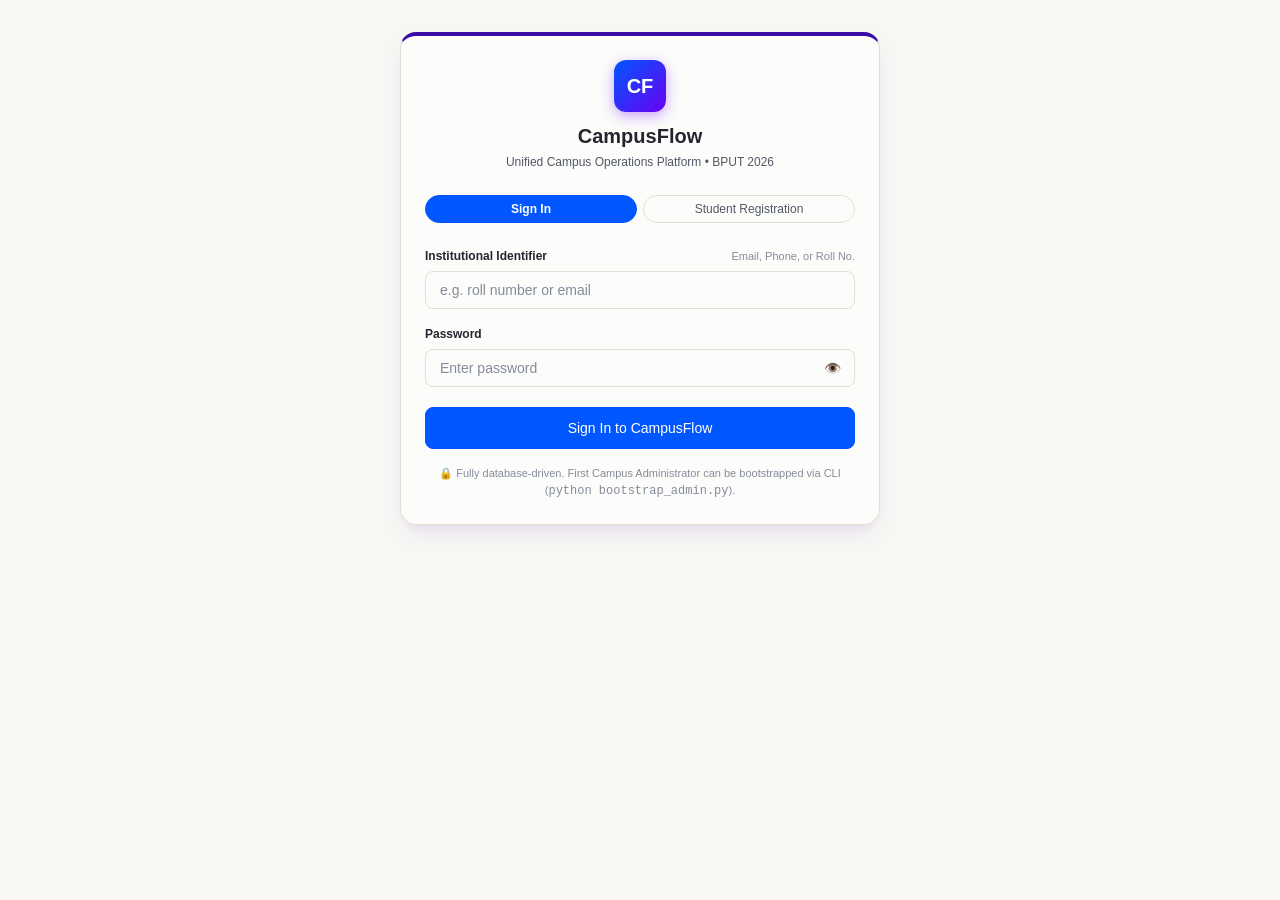
<file: frontend/index.html>
<!DOCTYPE html>
<html lang="en" data-theme="light">
<head>
  <meta charset="UTF-8">
  <meta name="viewport" content="width=device-width, initial-scale=1.0, maximum-scale=5.0">
  <meta name="description" content="CampusFlow — Unified Campus Operations Platform for BPUT Hackathon 2026. Gate passes, complaints, academics, and notifications.">
  <meta name="theme-color" content="#0057FF">
  <title>CampusFlow — Operations Platform</title>

  <!-- PWA Web App Manifest -->
  <link rel="manifest" href="manifest.json">
  <link rel="icon" type="image/svg+xml" href="assets/icons/icon-192.svg">
  <link rel="apple-touch-icon" href="assets/icons/icon-192.svg">

  <!-- Core Modular CSS Architecture (Zero Framework Overhead) -->
  <link rel="stylesheet" href="css/variables.css?v=palette2026">
  <link rel="stylesheet" href="css/themes.css?v=palette2026">
  <link rel="stylesheet" href="css/base.css?v=palette2026">
  <link rel="stylesheet" href="css/layout.css?v=palette2026">
  <link rel="stylesheet" href="css/components.css?v=palette2026">
  <link rel="stylesheet" href="css/forms.css?v=palette2026">
  <link rel="stylesheet" href="css/tables.css?v=palette2026">
  <link rel="stylesheet" href="css/responsive.css?v=palette2026">
</head>
<body>
  <!-- Standalone Login View Container (Active when unauthenticated) -->
  <div id="login-view-container" style="display: none;" role="region" aria-label="Authentication"></div>

  <!-- Authenticated Unified Common Application Shell -->
  <div id="authenticated-app" class="app-shell" style="display: none;">
    <!-- 1. TOP HEADER (DESKTOP & MOBILE) -->
    <header class="app-header" role="banner">
      <div class="header-left">
        <button id="btn-hamburger" class="btn-hamburger" type="button" aria-label="Toggle navigation menu" aria-expanded="false">
          <div class="hamburger-icon" aria-hidden="true">
            <span></span>
            <span></span>
            <span></span>
          </div>
        </button>
        <a href="#dashboard" class="brand-link" aria-label="CampusFlow Dashboard">
          <div class="brand-logo-badge" aria-hidden="true">CF</div>
          <span class="brand-name">CampusFlow</span>
          <span class="brand-tag">Phase 7 Shell</span>
        </a>
      </div>

      <div class="header-right">
        <!-- Dynamic Greeting ("Good morning, Priya") -->
        <div id="header-greeting" class="greeting-chip" aria-live="polite"></div>

        <!-- Notification Bell Trigger & Live Unread Badge -->
        <div class="notification-trigger-wrap">
          <button id="btn-notification" class="btn-notification" type="button" aria-label="View notifications">
            <span aria-hidden="true">🔔</span>
            <span id="notif-badge" class="notification-badge hidden" aria-live="polite">0</span>
          </button>

          <!-- Notification Dropdown Panel -->
          <div id="notification-panel" class="notification-panel" role="dialog" aria-label="Notifications center">
            <div class="notification-panel-header">
              <span class="notification-panel-title">
                <span>🔔 Notifications</span>
              </span>
              <button id="btn-close-notifs" class="btn btn-sm btn-outline" type="button" style="padding: 2px 6px;">✕</button>
            </div>
            <div id="notif-panel-body" class="notification-panel-body" tabindex="0">
              <div class="state-container" style="padding: 20px;">
                <div class="spinner"></div>
                <div style="font-size: 12px; color: var(--text-muted);">Loading notifications...</div>
              </div>
            </div>
          </div>
        </div>

        <!-- Account Profile Chip & Dropdown -->
        <div class="account-menu-wrap">
          <div id="account-chip" class="account-chip" role="button" tabindex="0" aria-label="User account menu" aria-haspopup="true">
            <div id="account-avatar" class="account-avatar">CF</div>
            <span id="account-name" class="account-chip-name">Account</span>
            <span style="font-size: 10px; color: var(--text-muted);">▼</span>
          </div>

          <!-- Account Dropdown Panel -->
          <div id="account-dropdown" class="account-dropdown" role="menu"></div>
        </div>

        <!-- Theme Switcher Button (☀️ / 🌙) -->
        <button id="theme-toggle-btn" class="btn-theme-toggle" type="button" aria-label="Toggle theme">
          🌙
        </button>

        <!-- Quick Logout Button -->
        <button id="btn-header-logout" class="btn btn-sm btn-outline" type="button" title="Sign out of CampusFlow">
          <span>Sign Out</span>
        </button>
      </div>
    </header>

    <!-- 2. OFFLINE STATUS INDICATOR BANNER (Low-Bandwidth Resilience) -->
    <div id="offline-banner" class="offline-banner" style="display: none;" role="status">
      <span>📡</span>
      <span>Offline — Some real-time features may be unavailable. Cached application shell active.</span>
    </div>

    <!-- 3. CAMPUS & INSTITUTION NOTICE BOARD (MANDATORY: IMMEDIATELY BELOW HEADER) -->
    <aside id="notice-board-banner" class="notice-board-banner" aria-label="Campus Notice Board">
      <div id="notice-board-container" class="notice-board-container"></div>
    </aside>

    <!-- 4. APP WORKSPACE (RBAC SIDEBAR + MAIN CONTENT AREA) -->
    <div id="app-body" class="app-body">
      <!-- Mobile Drawer Backdrop Overlay -->
      <div id="sidebar-overlay" class="sidebar-overlay" aria-hidden="true"></div>

      <!-- Left RBAC Navigation Sidebar -->
      <nav id="app-sidebar" class="app-sidebar" aria-label="Institutional Navigation">
        <div class="sidebar-header">
          <span style="font-size: 11px; font-weight: 700; color: var(--text-muted); text-transform: uppercase;">Active Role</span>
          <span id="sidebar-role-badge" class="sidebar-role-badge">Student</span>
        </div>
        <div id="sidebar-nav-container" class="sidebar-nav"></div>
        <div class="sidebar-footer">
          <span>CampusFlow v1.0.0</span>
          <span>BPUT 2026</span>
        </div>
      </nav>

      <!-- Main Application Content Area -->
      <main id="app-main" class="app-main" role="main">
        <div id="app-main-content">
          <div class="state-container" style="padding: 60px 20px;">
            <div class="spinner"></div>
            <div class="state-title" style="margin-top: 12px;">Loading Workspace...</div>
          </div>
        </div>
      </main>
    </div>

    <!-- 5. APPLICATION FOOTER -->
    <footer class="app-footer" role="contentinfo">
      <div>CampusFlow Unified Operations Platform &bull; High-Cohesion Modular Monolith &bull; Low-Bandwidth Campus Architecture</div>
    </footer>
  </div>

  <!-- Global Toast Alerts Container -->
  <div id="toast-container" class="toast-container" aria-live="polite"></div>

  <!-- Deployment Backend API Configuration Hook -->
  <!-- For public hosting, set window.BACKEND_API_URL to your Render Web Service URL (e.g. "https://campusflow-backend.onrender.com") -->
  <!-- When left as empty string or unset, it automatically falls back to "http://localhost:8000" for local development -->
  <script>
    if (window.location.hostname === "localhost" || window.location.hostname === "127.0.0.1") {
      window.BACKEND_API_URL = "http://localhost:8000";
    } else {
      window.BACKEND_API_URL = "https://campusflow-backend-ja6v.onrender.com";
    }
  </script>

  <!-- Native ES Module Application Bootstrap -->
  <script type="module" src="js/app.js?v=palette2026"></script>
</body>
</html>
</file>
<file: frontend/css/variables.css>
/* ==============================================================================
   CAMPUSFLOW MVP — DESIGN TOKENS & SYSTEM VARIABLES
   Source of Truth: CAMPUSFLOW PRD v2.1 & Design Document v1.0
   ============================================================================== */

:root {
  /* --------------------------------------------------------------------------
     1. EXACT 12-COLOR PALETTE DESIGN TOKENS
     -------------------------------------------------------------------------- */
  --color-butter-yellow: #FFF275;
  --color-royal-iris: #3A0CA3;
  --color-emerald-ink: #064E3B;
  --color-champagne: #F8E7C9;
  --color-lime-spark: #B6FF2E;
  --color-graphite: #23262F;
  --color-dragonfruit: #FF4696;
  --color-night-violet: #1E1033;
  --color-signal-blue: #0057FF;
  --color-porcelain: #F8F7F4;
  --color-ultra-violet: #6A00F4;
  --color-soft-apricot: #FFD6A5;

  /* --------------------------------------------------------------------------
     2. PRIMARY DESIGN SYSTEM SURFACES (60% Neutral, 20% Dark, 10-15% Accent)
     -------------------------------------------------------------------------- */
  /* Page Canvas (60% Neutral Porcelain #F8F7F4) */
  --background: var(--color-porcelain);

  /* Three-Tier Surface Hierarchy (Light Theme) */
  --surface: #FCFCFA;                    /* Primary warm card surface, distinctly separated from Porcelain */
  --surface-primary: #FCFCFA;
  --surface-subtle: #F6F3EB;             /* Subtle alternating row/card tint */
  --surface-elevated: #F5EFE6;           /* Subtle warm Champagne-tinted elevated surface */
  --surface-featured: var(--color-champagne); /* Champagne #F8E7C9 */
  --surface-tint-violet: #F4F0FA;        /* Subtle violet tint */
  --surface-dark: var(--color-graphite); /* Graphite #23262F */
  --surface-night: var(--color-night-violet); /* Night Violet #1E1033 */
  --surface-hover: #F2EDE4;
  --surface-active: #EAE3D5;

  /* Sidebar & Dark Surfaces (20% Graphite & Night Violet) */
  --sidebar-bg: var(--color-graphite);
  --sidebar-header-bg: var(--color-night-violet);
  --sidebar-text: #E5E9F0;
  --sidebar-text-muted: #8E95A5;
  --sidebar-hover: rgba(255, 255, 255, 0.09);
  --sidebar-active-bg: linear-gradient(135deg, var(--color-signal-blue) 0%, var(--color-ultra-violet) 100%);
  --sidebar-border: rgba(255, 255, 255, 0.1);

  /* Primary & Diversified Action Color Tokens */
  --primary: var(--color-signal-blue);
  --primary-hover: #0045CC;
  --primary-subtle: rgba(0, 87, 255, 0.08);
  --primary-text: var(--color-signal-blue);

  --secondary-action: var(--color-ultra-violet);
  --secondary-action-hover: #5500C7;
  --secondary-action-subtle: rgba(106, 0, 244, 0.1);

  --action-nav: var(--color-signal-blue);
  --action-submit: var(--color-ultra-violet);
  --action-verify: var(--color-emerald-ink);
  --action-urgent: var(--color-dragonfruit);
  --action-attention: var(--color-butter-yellow);
  --action-live: var(--color-lime-spark);

  --secondary: var(--color-graphite);
  --secondary-hover: #16181E;

  /* Typography */
  --text: var(--color-graphite);
  --text-secondary: #525866;
  --text-muted: #848B9B;
  --text-inverse: var(--color-porcelain);

  /* Borders & Dividers */
  --border: #E5DFD5;
  --border-subtle: #EFEAE2;
  --border-focus: var(--color-signal-blue);

  /* --------------------------------------------------------------------------
     3. SEMANTIC STATUS & ACCENT TOKENS (5-10% Intentional Distribution)
     -------------------------------------------------------------------------- */
  /* SUCCESS / VERIFIED: Emerald Ink #064E3B supported by Champagne #F8E7C9 */
  --success: var(--color-emerald-ink);
  --success-bg: var(--color-champagne);
  --success-border: rgba(6, 78, 59, 0.28);
  --success-text: var(--color-emerald-ink);

  /* IMPORTANT / ATTENTION: Butter Yellow #FFF275 with dark Graphite text */
  --important: var(--color-butter-yellow);
  --important-bg: var(--color-butter-yellow);
  --important-border: #E8DB5B;
  --important-text: var(--color-graphite);

  /* WARNING / PENDING: Soft Apricot #FFD6A5 with dark Graphite text */
  --warning: #C26100;
  --warning-bg: var(--color-soft-apricot);
  --warning-border: #F7C487;
  --warning-text: var(--color-graphite);

  /* LIVE / ACTIVE / SPECIAL HIGHLIGHT: Lime Spark #B6FF2E with dark Graphite text */
  --live-accent: var(--color-lime-spark);
  --live-bg: rgba(182, 255, 46, 0.22);
  --live-border: rgba(182, 255, 46, 0.55);
  --live-text: var(--color-graphite);

  /* NOTIFICATION / SPECIAL / URGENT: Dragonfruit #FF4696 */
  --special-accent: var(--color-dragonfruit);
  --special-bg: rgba(255, 70, 150, 0.12);
  --special-border: rgba(255, 70, 150, 0.35);
  --special-text: var(--color-dragonfruit);

  /* ERROR / DESTRUCTIVE */
  --error: #DC2626;
  --error-bg: #FEF2F2;
  --error-border: #FECACA;
  --error-text: #991B1B;

  /* INFO: Signal Blue subtle */
  --info: var(--color-signal-blue);
  --info-bg: rgba(0, 87, 255, 0.08);
  --info-border: rgba(0, 87, 255, 0.25);
  --info-text: var(--color-signal-blue);

  /* PURPLE ACCENT: Royal Iris */
  --royal-accent: var(--color-royal-iris);

  /* Elevation Shadows */
  --shadow-xs: 0 1px 2px 0 rgba(15, 23, 42, 0.04);
  --shadow-sm: 0 1px 3px 0 rgba(15, 23, 42, 0.08), 0 1px 2px -1px rgba(15, 23, 42, 0.08);
  --shadow-md: 0 4px 6px -1px rgba(15, 23, 42, 0.08), 0 2px 4px -2px rgba(15, 23, 42, 0.06);
  --shadow-lg: 0 10px 15px -3px rgba(15, 23, 42, 0.1), 0 4px 6px -4px rgba(15, 23, 42, 0.06);
  --shadow-dropdown: 0 12px 24px -4px rgba(15, 23, 42, 0.12), 0 4px 8px -2px rgba(15, 23, 42, 0.06);

  /* Border Radii */
  --radius-xs: 4px;
  --radius-sm: 6px;
  --radius-md: 8px;
  --radius-lg: 12px;
  --radius-xl: 16px;
  --radius-full: 9999px;

  /* Spacing Scale (8pt grid) */
  --space-1: 4px;
  --space-2: 8px;
  --space-3: 12px;
  --space-4: 16px;
  --space-5: 20px;
  --space-6: 24px;
  --space-8: 32px;
  --space-10: 40px;
  --space-12: 48px;

  /* Typography Stack (Zero-latency native system font) */
  --font-family-base: -apple-system, BlinkMacSystemFont, "Segoe UI", Roboto, "Helvetica Neue", Arial, sans-serif, "Apple Color Emoji", "Segoe UI Emoji";
  --font-family-mono: ui-monospace, SFMono-Regular, "SF Mono", Menlo, Consolas, "Liberation Mono", monospace;

  /* Font Sizes */
  --text-xs: 0.75rem;    /* 12px */
  --text-sm: 0.875rem;   /* 14px */
  --text-base: 1rem;     /* 16px */
  --text-lg: 1.125rem;   /* 18px */
  --text-xl: 1.25rem;    /* 20px */
  --text-2xl: 1.5rem;    /* 24px */
  --text-3xl: 1.875rem;  /* 30px */

  /* Font Weights */
  --font-normal: 400;
  --font-medium: 500;
  --font-semibold: 600;
  --font-bold: 700;

  /* Layout Constraints */
  --header-height: 64px;
  --sidebar-width: 250px;
  --sidebar-collapsed-width: 72px;
  --content-max-width: 1200px;
  --z-header: 100;
  --z-notice: 90;
  --z-sidebar: 80;
  --z-overlay: 200;
  --z-modal: 300;
  --z-toast: 400;

  /* Transitions */
  --transition-fast: 0.15s ease;
  --transition-normal: 0.25s ease;
}
</file>
<file: frontend/css/themes.css>
/* ==============================================================================
   CAMPUSFLOW MVP — THEMES (LIGHT, DARK, PREFERS-CONTRAST)
   ============================================================================== */

/* Dark Theme (Night Violet Canvas #1E1033, Elevated Dark Surfaces) */
[data-theme="dark"] {
  --background: var(--color-night-violet);
  --surface: #23202E;
  --surface-primary: #23202E;
  --surface-subtle: #2C2638;
  --surface-elevated: #322A42;
  --surface-featured: #36224A;
  --surface-tint-violet: #2A1D3D;
  --surface-dark: #161024;
  --surface-night: #0F081B;
  --surface-hover: #373047;
  --surface-active: #443B57;

  --sidebar-bg: #140B24;
  --sidebar-header-bg: #0D0718;
  --sidebar-text: var(--color-porcelain);
  --sidebar-text-muted: #9E9EB2;
  --sidebar-hover: rgba(255, 255, 255, 0.08);
  --sidebar-active-bg: linear-gradient(135deg, var(--color-signal-blue) 0%, var(--color-ultra-violet) 100%);
  --sidebar-border: rgba(255, 255, 255, 0.12);

  --primary: var(--color-signal-blue);
  --primary-hover: #2970FF;
  --primary-subtle: rgba(0, 87, 255, 0.18);
  --primary-text: #66A3FF;

  --secondary-action: var(--color-ultra-violet);
  --secondary-action-hover: #862BFF;
  --secondary-action-subtle: rgba(106, 0, 244, 0.22);

  --action-nav: var(--color-signal-blue);
  --action-submit: var(--color-ultra-violet);
  --action-verify: #34D399;
  --action-urgent: var(--color-dragonfruit);
  --action-attention: var(--color-butter-yellow);
  --action-live: var(--color-lime-spark);

  --secondary: var(--color-porcelain);
  --secondary-hover: #E8E7E4;

  --text: var(--color-porcelain);
  --text-secondary: #CBD2DE;
  --text-muted: #8E95A5;
  --text-inverse: var(--color-graphite);

  --border: #3D374D;
  --border-subtle: #2E283B;
  --border-focus: var(--color-signal-blue);

  /* Semantic status tokens in dark mode */
  --success: #34D399;
  --success-bg: rgba(6, 78, 59, 0.55);
  --success-border: rgba(52, 211, 153, 0.45);
  --success-text: #A7F3D0;

  --important: var(--color-butter-yellow);
  --important-bg: rgba(255, 242, 117, 0.18);
  --important-border: rgba(255, 242, 117, 0.45);
  --important-text: var(--color-butter-yellow);

  --warning: var(--color-soft-apricot);
  --warning-bg: rgba(255, 214, 165, 0.18);
  --warning-border: rgba(255, 214, 165, 0.45);
  --warning-text: var(--color-soft-apricot);

  --live-accent: var(--color-lime-spark);
  --live-bg: rgba(182, 255, 46, 0.18);
  --live-border: rgba(182, 255, 46, 0.55);
  --live-text: var(--color-lime-spark);

  --special-accent: var(--color-dragonfruit);
  --special-bg: rgba(255, 70, 150, 0.18);
  --special-border: rgba(255, 70, 150, 0.55);
  --special-text: var(--color-dragonfruit);

  --error: #EF4444;
  --error-bg: #450A0A;
  --error-border: #B91C1C;
  --error-text: #FECACA;

  --info: #38BDF8;
  --info-bg: #082F49;
  --info-border: #0369A1;
  --info-text: #BAE6FD;

  --shadow-xs: 0 1px 2px 0 rgba(0, 0, 0, 0.4);
  --shadow-sm: 0 1px 3px 0 rgba(0, 0, 0, 0.5);
  --shadow-md: 0 4px 6px -1px rgba(0, 0, 0, 0.6);
  --shadow-lg: 0 10px 15px -3px rgba(0, 0, 0, 0.7);
  --shadow-dropdown: 0 16px 28px -4px rgba(0, 0, 0, 0.75);
}

/* ==============================================================================
   DARK MODE PROPER COMPONENT OVERRIDES (Mandatory Item 11)
   No blinding white/pastel blocks inside dark dashboard
   ============================================================================== */
[data-theme="dark"] .card-porcelain {
  background-color: #271E36 !important;
  border-color: rgba(255, 255, 255, 0.12) !important;
  color: var(--color-porcelain) !important;
}

[data-theme="dark"] .card-champagne {
  background-color: #2B1C3B !important;
  border: 1px solid rgba(52, 211, 153, 0.35) !important;
  color: #F8E7C9 !important;
}
[data-theme="dark"] .card-champagne .card-title,
[data-theme="dark"] .card-champagne div {
  color: #A7F3D0 !important;
}

[data-theme="dark"] .card-apricot {
  background-color: #351F2D !important;
  border: 1px solid rgba(255, 214, 165, 0.35) !important;
  color: #FFD6A5 !important;
}
[data-theme="dark"] .card-apricot .card-title,
[data-theme="dark"] .card-apricot div {
  color: #FFD6A5 !important;
}

[data-theme="dark"] .card-butter {
  background-color: #31281A !important;
  border: 1px solid rgba(255, 242, 117, 0.35) !important;
  color: #FFF275 !important;
}
[data-theme="dark"] .card-butter .card-title,
[data-theme="dark"] .card-butter div {
  color: #FFF275 !important;
}

[data-theme="dark"] .card-status-pending {
  background-color: #2D2028 !important;
  border-color: rgba(255, 214, 165, 0.4) !important;
  border-left: 4px solid var(--color-soft-apricot) !important;
}

[data-theme="dark"] .card-status-resolved {
  background-color: #1A2824 !important;
  border-color: rgba(52, 211, 153, 0.4) !important;
  border-left: 4px solid #34D399 !important;
}

[data-theme="dark"] .card-status-urgent {
  background-color: #321827 !important;
  border-color: rgba(255, 70, 150, 0.4) !important;
  border-left: 4px solid var(--color-dragonfruit) !important;
}

[data-theme="dark"] .app-header {
  background-color: #170C28 !important;
  border-bottom: 1px solid rgba(106, 0, 244, 0.35) !important;
}

[data-theme="dark"] .login-card {
  background-color: #23202E !important;
  border-color: #3D374D !important;
  box-shadow: 0 16px 36px rgba(0, 0, 0, 0.6) !important;
}

[data-theme="dark"] .data-table th {
  background-color: #160B24 !important;
  color: var(--color-porcelain) !important;
  border-bottom: 2px solid var(--color-ultra-violet) !important;
}

[data-theme="dark"] .data-table tbody tr {
  background-color: #23202E !important;
}
[data-theme="dark"] .data-table tbody tr:nth-child(even) {
  background-color: #2B2638 !important;
}
[data-theme="dark"] .data-table tbody tr:hover {
  background-color: #362E45 !important;
}

/* Reduced Motion Support */
@media (prefers-reduced-motion: reduce) {
  *, *::before, *::after {
    animation-duration: 0.01ms !important;
    animation-iteration-count: 1 !important;
    transition-duration: 0.01ms !important;
    scroll-behavior: auto !important;
  }
}

/* High Contrast Mode Adjustments */
@media (prefers-contrast: more) {
  :root {
    --border: #64748B;
    --border-subtle: #94A3B8;
  }
  [data-theme="dark"] {
    --border: #94A3B8;
    --border-subtle: #CBD5E1;
  }
}
</file>
<file: frontend/css/base.css>
/* ==============================================================================
   CAMPUSFLOW MVP — BASE STYLES & RESET
   ============================================================================== */

@import url("variables.css");
@import url("themes.css");

*, *::before, *::after {
  box-sizing: border-box;
  margin: 0;
  padding: 0;
}

html {
  font-size: 16px;
  line-height: 1.5;
  -webkit-text-size-adjust: 100%;
  tab-size: 4;
}

body {
  font-family: var(--font-family-base);
  background-color: var(--background);
  color: var(--text);
  min-height: 100vh;
  display: flex;
  flex-direction: column;
  -webkit-font-smoothing: antialiased;
  -moz-osx-font-smoothing: grayscale;
  transition: background-color var(--transition-fast), color var(--transition-fast);
}

/* Accessible Focus States */
:focus-visible {
  outline: 2px solid var(--primary);
  outline-offset: 2px;
}

button:focus-visible, a:focus-visible, input:focus-visible, select:focus-visible {
  outline: 2px solid var(--primary);
  outline-offset: 2px;
}

/* Headings */
h1, h2, h3, h4, h5, h6 {
  color: var(--text);
  font-weight: var(--font-bold);
  line-height: 1.25;
}

h1 { font-size: var(--text-2xl); }
h2 { font-size: var(--text-xl); }
h3 { font-size: var(--text-lg); }
h4 { font-size: var(--text-base); }

p {
  color: var(--text-secondary);
  margin-bottom: var(--space-2);
}

a {
  color: var(--primary);
  text-decoration: none;
  transition: color var(--transition-fast);
}

a:hover {
  color: var(--primary-hover);
  text-decoration: underline;
}

button {
  font-family: inherit;
  font-size: var(--text-sm);
  cursor: pointer;
  border: none;
  background: none;
}

ul, ol {
  list-style: none;
}

img, svg {
  display: block;
  max-width: 100%;
}

code, pre {
  font-family: var(--font-family-mono);
  font-size: var(--text-xs);
}

/* Utility classes */
.sr-only {
  position: absolute;
  width: 1px;
  height: 1px;
  padding: 0;
  margin: -1px;
  overflow: hidden;
  clip: rect(0, 0, 0, 0);
  white-space: nowrap;
  border-width: 0;
}

.text-center { text-align: center; }
.text-right { text-align: right; }
.text-muted { color: var(--text-muted); }
.text-bold { font-weight: var(--font-bold); }
.flex-spacer { flex: 1; }
</file>
<file: frontend/css/layout.css>
/* ==============================================================================
   CAMPUSFLOW MVP — COMMON SHELL LAYOUT
   Desktop & Mobile Grid/Flex Hierarchy
   ============================================================================== */

/* Master Application Shell Container */
.app-shell {
  display: flex;
  flex-direction: column;
  min-height: 100vh;
  width: 100%;
}

/* --------------------------------------------------------------------------
   1. TOP APPLICATION HEADER
   -------------------------------------------------------------------------- */
.app-header {
  height: var(--header-height);
  background-color: var(--surface);
  border-bottom: 2px solid #E5DCF5;
  position: sticky;
  top: 0;
  z-index: var(--z-header);
  display: flex;
  align-items: center;
  justify-content: space-between;
  padding: 0 var(--space-4);
  box-shadow: 0 2px 10px rgba(58, 12, 163, 0.05);
  transition: background-color var(--transition-fast), border-color var(--transition-fast);
}

.header-left {
  display: flex;
  align-items: center;
  gap: var(--space-3);
}

.header-right {
  display: flex;
  align-items: center;
  gap: var(--space-3);
}

/* Hamburger Toggle Button */
.btn-hamburger {
  display: inline-flex;
  align-items: center;
  justify-content: center;
  width: 40px;
  height: 40px;
  border-radius: var(--radius-md);
  color: var(--text);
  background: transparent;
  border: 1px solid transparent;
  transition: background-color var(--transition-fast);
}

.btn-hamburger:hover {
  background-color: var(--surface-hover);
}

.hamburger-icon {
  width: 20px;
  height: 20px;
  display: flex;
  flex-direction: column;
  justify-content: space-around;
}

.hamburger-icon span {
  display: block;
  height: 2px;
  width: 100%;
  background-color: var(--text);
  border-radius: var(--radius-full);
  transition: transform var(--transition-fast);
}

/* CampusFlow Brand Branding */
.brand-link {
  display: flex;
  align-items: center;
  gap: var(--space-2);
  text-decoration: none;
  color: var(--text);
}

.brand-link:hover {
  text-decoration: none;
}

.brand-logo-badge {
  width: 34px;
  height: 34px;
  border-radius: var(--radius-md);
  background: linear-gradient(135deg, var(--color-signal-blue) 0%, var(--color-ultra-violet) 100%);
  color: #FFFFFF;
  font-weight: var(--font-bold);
  font-size: var(--text-sm);
  display: flex;
  align-items: center;
  justify-content: center;
  box-shadow: 0 2px 8px rgba(106, 0, 244, 0.35);
}

.brand-name {
  font-size: var(--text-lg);
  font-weight: var(--font-bold);
  letter-spacing: -0.02em;
  color: var(--text);
}

.brand-tag {
  font-size: var(--text-xs);
  padding: 2px 6px;
  background-color: rgba(106, 0, 244, 0.1);
  color: var(--color-ultra-violet);
  border-radius: var(--radius-full);
  font-weight: var(--font-semibold);
  margin-left: var(--space-1);
}

[data-theme="dark"] .brand-tag {
  background-color: rgba(182, 255, 46, 0.14);
  color: var(--color-lime-spark);
}

/* Dynamic Greeting Chip */
.greeting-chip {
  display: flex;
  align-items: center;
  gap: var(--space-2);
  font-size: var(--text-sm);
  color: var(--text-secondary);
  padding: var(--space-1) var(--space-2);
  border-radius: var(--radius-md);
}

.greeting-name {
  font-weight: var(--font-semibold);
  color: var(--text);
}

/* --------------------------------------------------------------------------
   2. INSTITUTION & CAMPUS NOTICE BOARD (MANDATORY: IMMEDIATELY BELOW HEADER)
   -------------------------------------------------------------------------- */
.notice-board-banner {
  background: linear-gradient(90deg, #1A1329 0%, var(--color-graphite) 100%);
  border-bottom: 2px solid rgba(106, 0, 244, 0.3);
  padding: var(--space-2) var(--space-4);
  position: relative;
  z-index: var(--z-notice);
  box-shadow: var(--shadow-sm);
  color: var(--color-porcelain);
  transition: all var(--transition-fast);
}

.notice-board-container {
  max-width: var(--content-max-width);
  margin: 0 auto;
}

.notice-board-header {
  display: flex;
  align-items: center;
  justify-content: space-between;
  gap: var(--space-2);
}

.notice-board-title-group {
  display: flex;
  align-items: center;
  gap: var(--space-2);
  font-size: var(--text-sm);
  font-weight: var(--font-semibold);
  color: var(--color-porcelain);
}

.notice-board-badge {
  display: inline-flex;
  align-items: center;
  gap: 4px;
  padding: 3px 10px;
  background-color: var(--color-butter-yellow);
  border: 1px solid #E8DB5B;
  color: var(--color-graphite);
  border-radius: var(--radius-full);
  font-size: var(--text-xs);
  font-weight: var(--font-bold);
  box-shadow: 0 1px 3px rgba(0, 0, 0, 0.15);
}

.notice-board-controls {
  display: flex;
  align-items: center;
  gap: var(--space-2);
}

.btn-notice-toggle {
  background: rgba(255, 255, 255, 0.08);
  border: 1px solid rgba(255, 255, 255, 0.15);
  color: var(--color-porcelain);
  font-size: var(--text-xs);
  font-weight: var(--font-medium);
  padding: 4px 10px;
  border-radius: var(--radius-sm);
  display: inline-flex;
  align-items: center;
  gap: 4px;
  transition: all var(--transition-fast);
}

.btn-notice-toggle:hover {
  background-color: rgba(255, 255, 255, 0.18);
  color: #FFFFFF;
}

.notice-carousel {
  margin-top: var(--space-2);
  display: flex;
  flex-direction: column;
  gap: var(--space-2);
}

.notice-item {
  display: flex;
  align-items: flex-start;
  justify-content: space-between;
  gap: var(--space-3);
  padding: var(--space-2) var(--space-3);
  background-color: rgba(255, 255, 255, 0.06);
  border: 1px solid rgba(255, 255, 255, 0.1);
  border-left: 4px solid var(--color-signal-blue);
  border-radius: var(--radius-sm);
  font-size: var(--text-xs);
  color: var(--color-porcelain);
}

.notice-item.urgent {
  border-left-color: var(--color-dragonfruit);
  background-color: rgba(255, 70, 150, 0.12);
}

.notice-item.cancelled {
  border-left-color: var(--color-dragonfruit);
  background-color: rgba(255, 70, 150, 0.08);
}

.notice-item.room_changed, .notice-item.rescheduled {
  border-left-color: var(--color-butter-yellow);
  background-color: rgba(255, 242, 117, 0.08);
}

.notice-item.info, .notice-item.switched {
  border-left-color: var(--color-ultra-violet);
  background-color: rgba(106, 0, 244, 0.08);
}

.notice-content {
  flex: 1;
}

.notice-title {
  font-weight: var(--font-bold);
  color: #FFFFFF;
  display: flex;
  align-items: center;
  gap: var(--space-2);
}

.notice-details {
  color: #D1D5E0;
  margin-top: 2px;
}

.notice-meta {
  display: flex;
  align-items: center;
  gap: var(--space-2);
  white-space: nowrap;
  color: #A3A8B8;
  font-size: var(--text-xs);
}

/* --------------------------------------------------------------------------
   3. OFFLINE STATUS BANNER
   -------------------------------------------------------------------------- */
.offline-banner {
  background-color: #FEF3C7;
  color: #92400E;
  border-bottom: 1px solid #FCD34D;
  padding: var(--space-2) var(--space-4);
  font-size: var(--text-xs);
  font-weight: var(--font-medium);
  display: flex;
  align-items: center;
  justify-content: center;
  gap: var(--space-2);
  z-index: var(--z-notice);
}

[data-theme="dark"] .offline-banner {
  background-color: #78350F;
  color: #FEF3C7;
  border-color: #92400E;
}

/* --------------------------------------------------------------------------
   4. MAIN WORKSPACE WITH SIDEBAR & CONTENT VIEW
   -------------------------------------------------------------------------- */
.app-body {
  display: flex;
  flex: 1;
  position: relative;
  overflow: hidden;
}

/* Sidebar Navigation (Graphite #23262F & Night Violet #1E1033) */
.app-sidebar {
  width: var(--sidebar-width);
  background-color: var(--sidebar-bg);
  border-right: 1px solid var(--sidebar-border);
  color: var(--sidebar-text);
  display: flex;
  flex-direction: column;
  transition: transform var(--transition-normal), width var(--transition-normal);
  z-index: var(--z-sidebar);
  flex-shrink: 0;
  box-shadow: 2px 0 12px rgba(0, 0, 0, 0.15);
}

.sidebar-header {
  padding: var(--space-3) var(--space-4);
  background-color: var(--sidebar-header-bg);
  border-bottom: 1px solid var(--sidebar-border);
  display: flex;
  align-items: center;
  justify-content: space-between;
}

.sidebar-role-badge {
  font-size: var(--text-xs);
  font-weight: var(--font-bold);
  padding: 3px 9px;
  border-radius: var(--radius-sm);
  background-color: var(--color-lime-spark);
  color: var(--color-graphite);
  display: inline-flex;
  align-items: center;
  gap: 4px;
  box-shadow: 0 0 10px rgba(182, 255, 46, 0.35);
}

.sidebar-nav {
  flex: 1;
  padding: var(--space-3) var(--space-2);
  overflow-y: auto;
}

.nav-section-title {
  font-size: 0.7rem;
  font-weight: var(--font-bold);
  text-transform: uppercase;
  letter-spacing: 0.06em;
  color: var(--sidebar-text-muted);
  padding: var(--space-2) var(--space-3);
  margin-top: var(--space-2);
}

.nav-list {
  display: flex;
  flex-direction: column;
  gap: 2px;
}

.nav-link {
  display: flex;
  align-items: center;
  gap: var(--space-3);
  padding: 9px var(--space-3);
  border-radius: var(--radius-md);
  color: var(--sidebar-text-muted);
  font-size: var(--text-sm);
  font-weight: var(--font-medium);
  transition: all var(--transition-fast);
  text-decoration: none;
}

.nav-link:hover {
  background-color: var(--sidebar-hover);
  color: #FFFFFF;
  text-decoration: none;
  transform: translateX(2px);
}

.nav-link.active {
  background: var(--sidebar-active-bg);
  color: #FFFFFF;
  font-weight: var(--font-semibold);
  box-shadow: 0 4px 12px rgba(106, 0, 244, 0.35);
}

.nav-link-icon {
  font-size: 1.1rem;
  width: 20px;
  display: inline-flex;
  align-items: center;
  justify-content: center;
}

.nav-link-badge {
  margin-left: auto;
  font-size: var(--text-xs);
  padding: 2px 7px;
  border-radius: var(--radius-full);
  background-color: rgba(255, 255, 255, 0.12);
  color: var(--sidebar-text);
}

.nav-link.active .nav-link-badge {
  background-color: rgba(255, 255, 255, 0.25);
  color: #FFFFFF;
}

.sidebar-footer {
  padding: var(--space-3) var(--space-4);
  background-color: var(--sidebar-header-bg);
  border-top: 1px solid var(--sidebar-border);
  font-size: var(--text-xs);
  color: var(--sidebar-text-muted);
  display: flex;
  align-items: center;
  justify-content: space-between;
}

/* Sidebar Mobile Overlay */
.sidebar-overlay {
  display: none;
  position: fixed;
  top: 0;
  left: 0;
  right: 0;
  bottom: 0;
  background-color: rgba(15, 23, 42, 0.45);
  backdrop-filter: blur(2px);
  z-index: calc(var(--z-sidebar) - 1);
}

.sidebar-overlay.active {
  display: block;
}

/* Main Content Workspace */
.app-main {
  flex: 1;
  padding: var(--space-5);
  overflow-y: auto;
  max-width: var(--content-max-width);
  margin: 0 auto;
  width: 100%;
}

/* Application Footer */
.app-footer {
  padding: var(--space-4);
  text-align: center;
  font-size: var(--text-xs);
  color: var(--text-muted);
  border-top: 1px solid var(--border);
  background-color: var(--surface);
  margin-top: auto;
}
</file>
<file: frontend/css/components.css>
/* ==============================================================================
   CAMPUSFLOW MVP — CORE REUSABLE UI COMPONENTS
   ============================================================================== */

/* --------------------------------------------------------------------------
   1. BUTTONS
   -------------------------------------------------------------------------- */
.btn {
  display: inline-flex;
  align-items: center;
  justify-content: center;
  gap: var(--space-2);
  padding: 8px 16px;
  font-size: var(--text-sm);
  font-weight: var(--font-medium);
  border-radius: var(--radius-md);
  border: 1px solid transparent;
  cursor: pointer;
  transition: all var(--transition-fast);
  white-space: nowrap;
  user-select: none;
}

.btn:active {
  transform: scale(0.98);
}

.btn:disabled {
  opacity: 0.6;
  cursor: not-allowed;
  transform: none;
}

.btn-primary {
  background-color: var(--color-signal-blue);
  border-color: var(--color-signal-blue);
  color: #FFFFFF;
}

.btn-primary:hover:not(:disabled) {
  background-color: #0045CC;
  border-color: #0045CC;
  color: #FFFFFF;
}

.btn-secondary, .btn-submit {
  background-color: var(--color-ultra-violet);
  border-color: var(--color-ultra-violet);
  color: #FFFFFF;
}

.btn-secondary:hover:not(:disabled), .btn-submit:hover:not(:disabled) {
  background-color: #5500C7;
  border-color: #5500C7;
  color: #FFFFFF;
}

.btn-success, .btn-verify, .btn-approve {
  background-color: var(--color-emerald-ink);
  border-color: var(--color-emerald-ink);
  color: #FFFFFF;
  font-weight: var(--font-semibold);
}

.btn-success:hover:not(:disabled), .btn-verify:hover:not(:disabled), .btn-approve:hover:not(:disabled) {
  background-color: #04382A;
  border-color: #04382A;
  color: #FFFFFF;
}

.btn-urgent {
  background-color: var(--color-dragonfruit);
  border-color: var(--color-dragonfruit);
  color: #FFFFFF;
  font-weight: var(--font-bold);
  box-shadow: 0 2px 8px rgba(255, 70, 150, 0.35);
}

.btn-urgent:hover:not(:disabled) {
  background-color: #E03280;
  border-color: #E03280;
  color: #FFFFFF;
}

.btn-attention {
  background-color: var(--color-butter-yellow);
  border-color: #E8DB5B;
  color: var(--color-graphite);
  font-weight: var(--font-bold);
}

.btn-attention:hover:not(:disabled) {
  background-color: #F7E952;
  border-color: #D6C83B;
  color: var(--color-graphite);
}

.btn-live {
  background-color: var(--color-lime-spark);
  border-color: #9FE814;
  color: var(--color-graphite);
  font-weight: var(--font-bold);
  box-shadow: 0 0 10px rgba(182, 255, 46, 0.4);
}

.btn-live:hover:not(:disabled) {
  background-color: #A3EE12;
  border-color: #8FD40B;
  color: var(--color-graphite);
}

.btn-outline {
  background: transparent;
  border-color: var(--border);
  color: var(--text-secondary);
}

.btn-outline:hover:not(:disabled) {
  background-color: var(--surface-hover);
  color: var(--text);
}

.btn-outline-secondary {
  background: transparent;
  border-color: var(--color-ultra-violet);
  color: var(--color-ultra-violet);
}

.btn-outline-secondary:hover:not(:disabled) {
  background-color: rgba(106, 0, 244, 0.1);
  color: var(--color-ultra-violet);
}

.btn-danger {
  background-color: var(--error);
  color: #FFFFFF;
}

.btn-danger:hover:not(:disabled) {
  background-color: #B91C1C;
}

.btn-sm {
  padding: 4px 10px;
  font-size: var(--text-xs);
}

.btn-icon {
  width: 36px;
  height: 36px;
  padding: 0;
  border-radius: var(--radius-md);
  display: inline-flex;
  align-items: center;
  justify-content: center;
  color: var(--text-secondary);
}

.btn-icon:hover {
  background-color: var(--surface-hover);
  color: var(--text);
}

/* --------------------------------------------------------------------------
   2. NOTIFICATION BELL & DROPDOWN PANEL
   -------------------------------------------------------------------------- */
.notification-trigger-wrap {
  position: relative;
}

.btn-notification {
  position: relative;
  width: 38px;
  height: 38px;
  border-radius: var(--radius-md);
  border: 1px solid var(--border);
  background-color: var(--surface);
  color: var(--text-secondary);
  display: inline-flex;
  align-items: center;
  justify-content: center;
  cursor: pointer;
  transition: all var(--transition-fast);
}

.btn-notification:hover {
  background-color: var(--surface-hover);
  color: var(--text);
}

.notification-badge {
  position: absolute;
  top: -4px;
  right: -4px;
  background-color: var(--error);
  color: #FFFFFF;
  font-size: 10px;
  font-weight: var(--font-bold);
  min-width: 18px;
  height: 18px;
  border-radius: var(--radius-full);
  display: flex;
  align-items: center;
  justify-content: center;
  padding: 0 4px;
  border: 2px solid var(--surface);
}

.notification-badge.hidden {
  display: none;
}

/* Dropdown Panel */
.notification-panel {
  position: absolute;
  top: calc(100% + 8px);
  right: 0;
  width: 360px;
  max-width: 90vw;
  background-color: var(--surface-elevated);
  border: 1px solid var(--border);
  border-radius: var(--radius-lg);
  box-shadow: var(--shadow-dropdown);
  z-index: var(--z-overlay);
  display: none;
  flex-direction: column;
  overflow: hidden;
  animation: fadeIn var(--transition-fast);
}

.notification-panel.active {
  display: flex;
}

.notification-panel-header {
  padding: var(--space-3) var(--space-4);
  border-bottom: 1px solid var(--border);
  display: flex;
  align-items: center;
  justify-content: space-between;
}

.notification-panel-title {
  font-size: var(--text-sm);
  font-weight: var(--font-bold);
  color: var(--text);
  display: flex;
  align-items: center;
  gap: var(--space-2);
}

.notification-panel-body {
  max-height: 380px;
  overflow-y: auto;
}

.notification-panel-footer {
  padding: var(--space-2) var(--space-3);
  border-top: 1px solid var(--border);
  text-align: center;
  background-color: var(--surface);
}

.notification-item {
  padding: var(--space-3) var(--space-4);
  border-bottom: 1px solid var(--border-subtle);
  display: flex;
  flex-direction: column;
  gap: 4px;
  transition: background-color var(--transition-fast);
  cursor: pointer;
  position: relative;
}

.notification-item:hover {
  background-color: var(--surface-hover);
}

.notification-item.unread {
  background-color: rgba(0, 87, 255, 0.05);
  border-left: 3px solid var(--color-signal-blue);
}

.notification-item.urgent {
  background-color: rgba(255, 70, 150, 0.08) !important;
  border-left: 4px solid var(--color-dragonfruit) !important;
}

.notification-item.important {
  background-color: rgba(255, 242, 117, 0.12) !important;
  border-left: 4px solid var(--color-butter-yellow) !important;
}

.notification-item.success, .notification-item.resolved {
  background-color: rgba(6, 78, 59, 0.06) !important;
  border-left: 4px solid var(--color-emerald-ink) !important;
}

.notification-item.normal {
  border-left: 3px solid var(--border);
}

[data-theme="dark"] .notification-item.urgent {
  background-color: rgba(255, 70, 150, 0.15) !important;
  border-left-color: var(--color-dragonfruit) !important;
}

[data-theme="dark"] .notification-item.important {
  background-color: rgba(255, 242, 117, 0.15) !important;
  border-left-color: var(--color-butter-yellow) !important;
}

[data-theme="dark"] .notification-item.success,
[data-theme="dark"] .notification-item.resolved {
  background-color: rgba(6, 78, 59, 0.25) !important;
  border-left-color: #34D399 !important;
}

.notification-item-header {
  display: flex;
  align-items: center;
  justify-content: space-between;
  gap: var(--space-2);
}

.notification-item-title {
  font-size: var(--text-xs);
  font-weight: var(--font-bold);
  color: var(--text);
}

.notification-item-time {
  font-size: 11px;
  color: var(--text-muted);
}

.notification-item-msg {
  font-size: var(--text-xs);
  color: var(--text-secondary);
  line-height: 1.4;
}

.notification-item-actions {
  display: flex;
  align-items: center;
  justify-content: flex-end;
  margin-top: 4px;
}

.btn-mark-read {
  font-size: 11px;
  color: var(--primary);
  background: transparent;
  padding: 2px 6px;
  border-radius: var(--radius-xs);
}

.btn-mark-read:hover {
  text-decoration: underline;
}

/* --------------------------------------------------------------------------
   3. ACCOUNT MENU & PROFILE CHIP
   -------------------------------------------------------------------------- */
.account-menu-wrap {
  position: relative;
}

.account-chip {
  display: flex;
  align-items: center;
  gap: var(--space-2);
  padding: 4px 8px 4px 4px;
  border: 1px solid var(--border);
  border-radius: var(--radius-full);
  background-color: var(--surface);
  cursor: pointer;
  transition: all var(--transition-fast);
}

.account-chip:hover {
  background-color: var(--surface-hover);
  border-color: var(--text-muted);
}

.account-avatar {
  width: 28px;
  height: 28px;
  border-radius: var(--radius-full);
  background-color: var(--primary);
  color: #FFFFFF;
  font-weight: var(--font-bold);
  font-size: 11px;
  display: flex;
  align-items: center;
  justify-content: center;
}

.account-chip-name {
  font-size: var(--text-xs);
  font-weight: var(--font-semibold);
  color: var(--text);
  max-width: 110px;
  overflow: hidden;
  text-overflow: ellipsis;
  white-space: nowrap;
}

/* Account Dropdown Panel */
.account-dropdown {
  position: absolute;
  top: calc(100% + 8px);
  right: 0;
  width: 260px;
  background-color: var(--surface-elevated);
  border: 1px solid var(--border);
  border-radius: var(--radius-lg);
  box-shadow: var(--shadow-dropdown);
  z-index: var(--z-overlay);
  display: none;
  flex-direction: column;
  padding: var(--space-3);
  animation: fadeIn var(--transition-fast);
}

.account-dropdown.active {
  display: flex;
}

.account-info-header {
  padding-bottom: var(--space-2);
  border-bottom: 1px solid var(--border-subtle);
  margin-bottom: var(--space-2);
}

.account-info-name {
  font-weight: var(--font-bold);
  font-size: var(--text-sm);
  color: var(--text);
}

.account-info-email {
  font-size: var(--text-xs);
  color: var(--text-muted);
  word-break: break-all;
}

.account-info-meta {
  margin-top: 6px;
  display: flex;
  align-items: center;
  gap: 6px;
}

.account-dropdown-menu {
  display: flex;
  flex-direction: column;
  gap: 2px;
}

.account-dropdown-item {
  display: flex;
  align-items: center;
  gap: var(--space-2);
  padding: 8px var(--space-2);
  border-radius: var(--radius-md);
  font-size: var(--text-xs);
  color: var(--text-secondary);
  cursor: pointer;
  transition: all var(--transition-fast);
  text-decoration: none;
}

.account-dropdown-item:hover {
  background-color: var(--surface-hover);
  color: var(--text);
}

.account-dropdown-item.danger {
  color: var(--error);
}

.account-dropdown-item.danger:hover {
  background-color: var(--error-bg);
}

/* --------------------------------------------------------------------------
   4. THEME TOGGLE BUTTON
   -------------------------------------------------------------------------- */
.btn-theme-toggle {
  width: 38px;
  height: 38px;
  border-radius: var(--radius-md);
  border: 1px solid var(--border);
  background-color: var(--surface);
  color: var(--text-secondary);
  display: inline-flex;
  align-items: center;
  justify-content: center;
  cursor: pointer;
  font-size: 1.1rem;
  transition: all var(--transition-fast);
}

.btn-theme-toggle:hover {
  background-color: var(--surface-hover);
  color: var(--text);
}

/* --------------------------------------------------------------------------
   5. CARDS & CONTAINERS
   -------------------------------------------------------------------------- */
.card {
  background-color: var(--surface);
  border: 1px solid var(--border);
  border-radius: var(--radius-lg);
  padding: var(--space-5);
  box-shadow: var(--shadow-sm);
  display: flex;
  flex-direction: column;
  gap: var(--space-3);
  transition: all var(--transition-fast);
}

.card:hover {
  box-shadow: var(--shadow-md);
}

.card-header {
  display: flex;
  align-items: center;
  justify-content: space-between;
  border-bottom: 1px solid var(--border-subtle);
  padding-bottom: var(--space-3);
}

.card-title {
  font-size: var(--text-base);
  font-weight: var(--font-bold);
  color: var(--text);
}

.card-subtitle {
  font-size: var(--text-xs);
  color: var(--text-secondary);
  margin-top: 2px;
}

/* Card Hierarchy Modifiers (Intentional 60/20/10/10 Palette Balance) */
.card-porcelain {
  background-color: var(--color-porcelain);
  border: 1px solid var(--border);
  color: var(--color-graphite);
}

.card-graphite {
  background: var(--color-graphite);
  border: 1px solid rgba(255, 255, 255, 0.12);
  color: var(--color-porcelain);
}
.card-graphite .card-title,
.card-graphite h2,
.card-graphite h3,
.card-graphite h4 {
  color: #FFFFFF;
}
.card-graphite .card-subtitle,
.card-graphite p {
  color: #CBD2DE;
}

.card-champagne {
  background-color: var(--color-champagne);
  border: 1px solid rgba(6, 78, 59, 0.25);
  color: var(--color-graphite);
}
.card-champagne .card-title {
  color: var(--color-emerald-ink);
}

.card-butter {
  background-color: var(--color-butter-yellow);
  border: 1px solid #E8DB5B;
  color: var(--color-graphite);
}
.card-butter .card-title,
.card-butter h3,
.card-butter h4 {
  color: var(--color-graphite);
}

.card-apricot {
  background-color: var(--color-soft-apricot);
  border: 1px solid #F7C487;
  color: var(--color-graphite);
}
.card-apricot .card-title,
.card-apricot h3,
.card-apricot h4 {
  color: var(--color-graphite);
}

.card-emerald {
  background-color: var(--color-emerald-ink);
  border: 1px solid rgba(6, 78, 59, 0.8);
  color: #FFFFFF;
}
.card-emerald .card-title,
.card-emerald h3,
.card-emerald h4 {
  color: #FFFFFF;
}
.card-emerald .card-subtitle,
.card-emerald p {
  color: #A7F3D0;
}

.card-violet {
  background: linear-gradient(135deg, var(--color-night-violet) 0%, var(--color-royal-iris) 100%);
  border: 1px solid rgba(106, 0, 244, 0.35);
  color: #FFFFFF;
}
.card-violet .card-title,
.card-violet h3,
.card-violet h4 {
  color: #FFFFFF;
}
.card-violet .card-subtitle,
.card-violet p {
  color: #D6BCFA;
}

/* Status-Driven Workflow Cards (Subtle surfaces, not loud blocks) */
.card-status-pending {
  background-color: #FFFDF9;
  border: 1px solid #F7DFC0;
  border-left: 4px solid var(--color-soft-apricot);
}

.card-status-resolved {
  background-color: #FAFBF9;
  border: 1px solid rgba(6, 78, 59, 0.22);
  border-left: 4px solid var(--color-emerald-ink);
}

.card-status-urgent {
  background-color: #FFF9FB;
  border: 1px solid rgba(255, 70, 150, 0.28);
  border-left: 4px solid var(--color-dragonfruit);
}

.card-status-normal {
  background-color: var(--surface);
  border: 1px solid var(--border);
  border-left: 4px solid var(--border);
}

.card-document {
  background-color: var(--surface);
  border: 1px solid var(--border);
  border-left: 4px solid var(--color-ultra-violet);
}

/* --------------------------------------------------------------------------
   6. SEMANTIC STATUS BADGES (Icon + Text, Not Color Alone)
   -------------------------------------------------------------------------- */
.status-badge {
  display: inline-flex;
  align-items: center;
  gap: 4px;
  padding: 3px 9px;
  border-radius: var(--radius-full);
  font-size: var(--text-xs);
  font-weight: var(--font-semibold);
  line-height: 1.1;
  transition: all var(--transition-fast);
}

.status-badge.approved, .status-badge.success, .status-badge.verified {
  background-color: var(--color-champagne);
  border: 1px solid rgba(6, 78, 59, 0.35);
  color: var(--color-emerald-ink);
  font-weight: 700;
}

.status-badge.pending, .status-badge.warning {
  background-color: var(--color-soft-apricot);
  border: 1px solid #F7C487;
  color: var(--color-graphite);
  font-weight: 700;
}

.status-badge.important {
  background-color: var(--color-butter-yellow);
  border: 1px solid #E8DB5B;
  color: var(--color-graphite);
  font-weight: 700;
}

.status-badge.live, .status-badge.active {
  background-color: var(--color-lime-spark);
  border: 1px solid #9FE814;
  color: var(--color-graphite);
  font-weight: 700;
  box-shadow: 0 0 6px rgba(182, 255, 46, 0.4);
}

.status-badge.special {
  background-color: rgba(255, 70, 150, 0.15);
  border: 1px solid rgba(255, 70, 150, 0.45);
  color: var(--color-dragonfruit);
  font-weight: 700;
}

.status-badge.rejected, .status-badge.error {
  background-color: #FEE2E2;
  border: 1px solid #FCA5A5;
  color: #991B1B;
  font-weight: 700;
}

.status-badge.neutral {
  background-color: rgba(35, 38, 47, 0.08);
  border: 1px solid var(--border);
  color: var(--color-graphite);
  font-weight: 600;
}

.status-badge.info {
  background-color: rgba(0, 87, 255, 0.1);
  border: 1px solid rgba(0, 87, 255, 0.25);
  color: var(--color-signal-blue);
  font-weight: 700;
}

/* Dark mode semantic badge adaptations */
[data-theme="dark"] .status-badge.approved,
[data-theme="dark"] .status-badge.success,
[data-theme="dark"] .status-badge.verified {
  background-color: rgba(6, 78, 59, 0.5);
  border-color: rgba(52, 211, 153, 0.4);
  color: #A7F3D0;
}

[data-theme="dark"] .status-badge.pending,
[data-theme="dark"] .status-badge.warning {
  background-color: rgba(255, 214, 165, 0.18);
  border-color: rgba(255, 214, 165, 0.4);
  color: var(--color-soft-apricot);
}

[data-theme="dark"] .status-badge.important {
  background-color: rgba(255, 242, 117, 0.18);
  border-color: rgba(255, 242, 117, 0.45);
  color: var(--color-butter-yellow);
}

[data-theme="dark"] .status-badge.live,
[data-theme="dark"] .status-badge.active {
  background-color: rgba(182, 255, 46, 0.2);
  border-color: rgba(182, 255, 46, 0.55);
  color: var(--color-lime-spark);
}

[data-theme="dark"] .status-badge.neutral {
  background-color: rgba(255, 255, 255, 0.1);
  border-color: rgba(255, 255, 255, 0.18);
  color: var(--color-porcelain);
}

/* --------------------------------------------------------------------------
   7. QUICK ACTION PILLS & TILES
   -------------------------------------------------------------------------- */
.quick-actions-grid {
  display: grid;
  grid-template-columns: repeat(auto-fit, minmax(180px, 1fr));
  gap: var(--space-3);
  margin-top: var(--space-2);
}

.quick-action-card {
  background-color: var(--surface);
  border: 1px solid var(--border);
  border-radius: var(--radius-md);
  padding: var(--space-3) var(--space-4);
  display: flex;
  align-items: center;
  gap: var(--space-3);
  text-decoration: none;
  color: var(--text);
  transition: all var(--transition-fast);
  cursor: pointer;
}

.quick-action-card:hover {
  background-color: var(--surface-hover);
  border-color: var(--color-signal-blue);
  transform: translateY(-2px);
  box-shadow: 0 4px 12px rgba(0, 87, 255, 0.1);
  text-decoration: none;
}

.quick-action-icon {
  width: 42px;
  height: 42px;
  border-radius: var(--radius-md);
  background-color: rgba(0, 87, 255, 0.08);
  color: var(--color-signal-blue);
  display: flex;
  align-items: center;
  justify-content: center;
  font-size: 1.25rem;
  flex-shrink: 0;
  transition: transform var(--transition-fast);
}

.quick-action-card:hover .quick-action-icon {
  transform: scale(1.05);
}

.quick-action-icon.accent-apricot {
  background-color: var(--color-soft-apricot);
  color: var(--color-graphite);
}

.quick-action-icon.accent-blue {
  background-color: rgba(0, 87, 255, 0.12);
  color: var(--color-signal-blue);
}

.quick-action-icon.accent-lime {
  background-color: rgba(182, 255, 46, 0.25);
  color: var(--color-graphite);
}

.quick-action-icon.accent-violet {
  background-color: rgba(106, 0, 244, 0.12);
  color: var(--color-ultra-violet);
}

.quick-action-icon.accent-champagne {
  background-color: var(--color-champagne);
  color: var(--color-emerald-ink);
}

.quick-action-title {
  font-size: var(--text-sm);
  font-weight: var(--font-semibold);
  color: var(--text);
}

.quick-action-desc {
  font-size: var(--text-xs);
  color: var(--text-secondary);
}

/* --------------------------------------------------------------------------
   8. REUSABLE UI STATES (Loading, Empty, Error, Placeholder)
   -------------------------------------------------------------------------- */
.state-container {
  display: flex;
  flex-direction: column;
  align-items: center;
  justify-content: center;
  padding: var(--space-8) var(--space-4);
  text-align: center;
  gap: var(--space-3);
}

.state-icon {
  font-size: 2.5rem;
  opacity: 0.8;
}

.state-title {
  font-size: var(--text-base);
  font-weight: var(--font-bold);
  color: var(--text);
}

.state-desc {
  font-size: var(--text-sm);
  color: var(--text-secondary);
  max-width: 420px;
}

/* Loading Spinner */
.spinner {
  width: 24px;
  height: 24px;
  border: 3px solid var(--border);
  border-top-color: var(--primary);
  border-radius: 50%;
  animation: spin 0.8s linear infinite;
}

@keyframes spin {
  to { transform: rotate(360deg); }
}

@keyframes fadeIn {
  from { opacity: 0; transform: translateY(-4px); }
  to { opacity: 1; transform: translateY(0); }
}

/* --------------------------------------------------------------------------
   9. TOAST NOTIFICATIONS
   -------------------------------------------------------------------------- */
.toast-container {
  position: fixed;
  bottom: var(--space-6);
  right: var(--space-6);
  z-index: var(--z-toast);
  display: flex;
  flex-direction: column;
  gap: var(--space-2);
  pointer-events: none;
}

.toast {
  pointer-events: auto;
  background-color: var(--surface-elevated);
  color: var(--text);
  border: 1px solid var(--border);
  border-left: 4px solid var(--primary);
  border-radius: var(--radius-md);
  padding: var(--space-3) var(--space-4);
  box-shadow: var(--shadow-lg);
  display: flex;
  align-items: center;
  gap: var(--space-3);
  min-width: 280px;
  max-width: 400px;
  font-size: var(--text-xs);
  animation: fadeIn var(--transition-fast);
}

.toast.success { border-left-color: var(--success); }
.toast.error { border-left-color: var(--error); }
.toast.warning { border-left-color: var(--warning); }
.toast.info { border-left-color: var(--info); }

/* --------------------------------------------------------------------------
   10. MODAL DIALOGS & DRAWERS
   -------------------------------------------------------------------------- */
.modal-backdrop {
  position: fixed;
  top: 0;
  left: 0;
  right: 0;
  bottom: 0;
  background-color: rgba(15, 23, 42, 0.55);
  backdrop-filter: blur(3px);
  z-index: var(--z-modal);
  display: flex;
  align-items: center;
  justify-content: center;
  padding: var(--space-4);
  animation: fadeIn var(--transition-fast);
}

.modal-dialog {
  background-color: var(--surface);
  border: 1px solid var(--border);
  border-radius: var(--radius-xl);
  width: 100%;
  max-width: 540px;
  max-height: 90vh;
  display: flex;
  flex-direction: column;
  box-shadow: var(--shadow-dropdown);
  overflow: hidden;
}

.modal-header {
  padding: var(--space-4) var(--space-5);
  border-bottom: 1px solid var(--border-subtle);
  display: flex;
  align-items: center;
  justify-content: space-between;
}

.modal-title {
  font-size: var(--text-base);
  font-weight: var(--font-bold);
  color: var(--text);
  display: flex;
  align-items: center;
  gap: var(--space-2);
}

.modal-body {
  padding: var(--space-5);
  overflow-y: auto;
}

.modal-footer {
  padding: var(--space-3) var(--space-5);
  border-top: 1px solid var(--border-subtle);
  background-color: var(--surface-hover);
  display: flex;
  align-items: center;
  justify-content: flex-end;
  gap: var(--space-2);
}

/* --------------------------------------------------------------------------
   11. FILTER TABS & PILLS
   -------------------------------------------------------------------------- */
.filter-tabs {
  display: flex;
  align-items: center;
  gap: 6px;
  overflow-x: auto;
  padding-bottom: 4px;
  -webkit-overflow-scrolling: touch;
}

.filter-tab {
  padding: 6px 14px;
  border-radius: var(--radius-full);
  border: 1px solid var(--border);
  background-color: var(--surface);
  font-size: var(--text-xs);
  font-weight: var(--font-medium);
  color: var(--text-secondary);
  cursor: pointer;
  white-space: nowrap;
  transition: all var(--transition-fast);
}

.filter-tab:hover {
  background-color: var(--surface-hover);
  color: var(--text);
}

.filter-tab.active {
  background-color: var(--primary);
  border-color: var(--primary);
  color: #FFFFFF;
  font-weight: var(--font-semibold);
}

/* --------------------------------------------------------------------------
   12. ONE-TIME QR PASS CARD
   -------------------------------------------------------------------------- */
.qr-pass-card {
  background: var(--surface);
  border: 2px solid var(--color-emerald-ink);
  border-radius: var(--radius-xl);
  padding: var(--space-6);
  display: flex;
  flex-direction: column;
  align-items: center;
  text-align: center;
  gap: var(--space-3);
  max-width: 380px;
  margin: 0 auto;
  box-shadow: 0 0 20px rgba(182, 255, 46, 0.25), 0 4px 16px rgba(6, 78, 59, 0.12);
  position: relative;
}

.qr-code-img {
  width: 200px;
  height: 200px;
  border: 4px solid var(--color-emerald-ink);
  border-radius: var(--radius-lg);
  box-shadow: 0 0 16px rgba(182, 255, 46, 0.35);
  background-color: #FFFFFF;
}

.qr-instructions-banner {
  background-color: rgba(6, 78, 59, 0.08);
  color: var(--color-emerald-ink);
  border: 1px solid rgba(6, 78, 59, 0.2);
  border-radius: var(--radius-md);
  padding: 8px 12px;
  font-size: var(--text-xs);
  font-weight: var(--font-semibold);
  width: 100%;
}

[data-theme="dark"] .qr-pass-card {
  background: #1B2B24 !important;
  border-color: #34D399 !important;
  box-shadow: 0 0 24px rgba(182, 255, 46, 0.2) !important;
}

[data-theme="dark"] .qr-instructions-banner {
  background-color: rgba(6, 78, 59, 0.4) !important;
  color: #A7F3D0 !important;
  border-color: rgba(52, 211, 153, 0.4) !important;
}

.qr-used-badge {
  background-color: var(--error-bg);
  color: var(--error);
  border: 1px solid var(--error-border);
  padding: 10px 16px;
  border-radius: var(--radius-md);
  font-weight: var(--font-bold);
  font-size: var(--text-sm);
  display: flex;
  align-items: center;
  gap: 8px;
}

/* --------------------------------------------------------------------------
   13. STEPPER WIZARD (HELP-A-FRIEND)
   -------------------------------------------------------------------------- */
.stepper-nav {
  display: flex;
  align-items: center;
  justify-content: space-between;
  margin-bottom: var(--space-5);
  position: relative;
}

.stepper-nav::before {
  content: "";
  position: absolute;
  top: 14px;
  left: 24px;
  right: 24px;
  height: 2px;
  background-color: var(--border);
  z-index: 1;
}

.step-item {
  position: relative;
  z-index: 2;
  display: flex;
  flex-direction: column;
  align-items: center;
  gap: 6px;
  background-color: var(--surface);
  padding: 0 8px;
}

.step-number {
  width: 30px;
  height: 30px;
  border-radius: var(--radius-full);
  background-color: var(--surface-hover);
  border: 2px solid var(--border);
  color: var(--text-muted);
  font-size: var(--text-xs);
  font-weight: var(--font-bold);
  display: flex;
  align-items: center;
  justify-content: center;
  transition: all var(--transition-fast);
}

.step-item.active .step-number {
  background-color: var(--color-signal-blue);
  border-color: var(--color-signal-blue);
  color: #FFFFFF;
  box-shadow: 0 0 10px rgba(0, 87, 255, 0.35);
}

.step-item.completed .step-number {
  background-color: var(--color-emerald-ink);
  border-color: var(--color-emerald-ink);
  color: #FFFFFF;
}

.step-label {
  font-size: 11px;
  font-weight: var(--font-semibold);
  color: var(--text-muted);
}

.step-item.active .step-label {
  color: var(--color-signal-blue);
  font-weight: var(--font-bold);
}

/* --------------------------------------------------------------------------
   14. STAR RATING COMPONENT
   -------------------------------------------------------------------------- */
.star-rating {
  display: inline-flex;
  gap: 6px;
}

.star-btn {
  font-size: 1.5rem;
  background: none;
  border: none;
  cursor: pointer;
  color: var(--border);
  transition: color var(--transition-fast);
  padding: 2px;
}

.star-btn.active, .star-btn:hover {
  color: #F59E0B;
}

/* --------------------------------------------------------------------------
   15. PROGRESS BAR
   -------------------------------------------------------------------------- */
.progress-bar-wrap {
  width: 100%;
  height: 8px;
  background-color: var(--surface-hover);
  border-radius: var(--radius-full);
  overflow: hidden;
  border: 1px solid var(--border);
}

.progress-bar-fill {
  height: 100%;
  border-radius: var(--radius-full);
  background-color: var(--primary);
  transition: width 0.4s ease;
}

.progress-bar-fill.success { background-color: var(--success); }
.progress-bar-fill.warning { background-color: var(--warning); }
.progress-bar-fill.danger { background-color: var(--error); }

/* --------------------------------------------------------------------------
   16. ATTENDANCE RADIO TOGGLE GROUP & LIFECYCLE STEPPER
   -------------------------------------------------------------------------- */
.attendance-btn-group {
  display: inline-flex;
  border: 1px solid var(--border);
  border-radius: var(--radius-md);
  overflow: hidden;
  background-color: var(--surface);
}

.attendance-radio-lbl {
  cursor: pointer;
  padding: 6px 14px;
  font-size: var(--text-xs);
  font-weight: var(--font-bold);
  min-height: 44px;
  display: inline-flex;
  align-items: center;
  gap: 6px;
  transition: all var(--transition-fast);
  color: var(--text-secondary);
  user-select: none;
}

.attendance-radio-lbl:hover {
  background-color: var(--surface-hover);
  color: var(--text);
}

.attendance-radio-lbl.selected-present {
  background-color: rgba(16, 185, 129, 0.15);
  color: var(--success);
}

.attendance-radio-lbl.selected-late {
  background-color: rgba(245, 158, 11, 0.15);
  color: var(--warning);
}

.attendance-radio-lbl.selected-absent {
  background-color: rgba(239, 68, 68, 0.15);
  color: var(--error);
}

.lifecycle-stepper {
  display: flex;
  align-items: center;
  justify-content: space-between;
  position: relative;
  margin-bottom: var(--space-5);
  padding: 0 10px;
}

.lifecycle-stepper::before {
  content: "";
  position: absolute;
  top: 15px;
  left: 28px;
  right: 28px;
  height: 2px;
  background-color: var(--border);
  z-index: 1;
}

.step-item.rejected .step-number {
  background-color: var(--error);
  border-color: var(--error);
  color: #FFFFFF;
}
</file>
<file: frontend/css/forms.css>
/* ==============================================================================
   CAMPUSFLOW MVP — FORMS & INPUT STYLES
   ============================================================================== */

.form-group {
  display: flex;
  flex-direction: column;
  gap: 6px;
  margin-bottom: var(--space-4);
  text-align: left;
}

.form-label {
  font-size: var(--text-xs);
  font-weight: var(--font-semibold);
  color: var(--text);
  display: flex;
  align-items: center;
  justify-content: space-between;
}

.form-label-desc {
  font-size: 11px;
  color: var(--text-muted);
  font-weight: var(--font-normal);
}

.form-control-wrap {
  position: relative;
  display: flex;
  align-items: center;
}

.form-input, .form-select, .form-textarea {
  width: 100%;
  padding: 10px 14px;
  font-family: inherit;
  font-size: var(--text-sm);
  color: var(--text);
  background-color: var(--surface);
  border: 1px solid var(--border);
  border-radius: var(--radius-md);
  transition: border-color var(--transition-fast), box-shadow var(--transition-fast);
}

.form-input:focus, .form-select:focus, .form-textarea:focus {
  border-color: var(--border-focus);
  box-shadow: 0 0 0 3px rgba(0, 87, 255, 0.12);
  outline: none;
}

.form-input::placeholder {
  color: var(--text-muted);
}

.form-input.has-toggle {
  padding-right: 42px;
}

.btn-password-toggle {
  position: absolute;
  right: 8px;
  top: 50%;
  transform: translateY(-50%);
  background: transparent;
  border: none;
  color: var(--text-muted);
  cursor: pointer;
  padding: 4px 6px;
  font-size: var(--text-sm);
  border-radius: var(--radius-xs);
}

.btn-password-toggle:hover {
  color: var(--text);
}

.form-error-msg {
  font-size: var(--text-xs);
  color: var(--error);
  margin-top: 4px;
  display: none;
}

.form-error-msg.visible {
  display: block;
}

.form-alert {
  padding: var(--space-3) var(--space-4);
  border-radius: var(--radius-md);
  font-size: var(--text-xs);
  margin-bottom: var(--space-4);
  display: none;
  align-items: center;
  gap: var(--space-2);
}

.form-alert.visible {
  display: flex;
}

.form-alert.error {
  background-color: var(--error-bg);
  border: 1px solid var(--error-border);
  color: var(--error-text);
}

.form-alert.success {
  background-color: var(--success-bg);
  border: 1px solid var(--success-border);
  color: var(--success-text);
}

/* Login Page Specific Container */
.login-card {
  width: 100%;
  max-width: 440px;
  margin: var(--space-8) auto;
  background-color: var(--surface);
  border: 1px solid var(--border);
  border-top: 4px solid var(--color-royal-iris);
  border-radius: var(--radius-xl);
  padding: var(--space-6);
  box-shadow: 0 10px 25px -5px rgba(58, 12, 163, 0.1), 0 8px 10px -6px rgba(58, 12, 163, 0.05);
}

.login-header {
  text-align: center;
  margin-bottom: var(--space-6);
}

.login-logo {
  width: 52px;
  height: 52px;
  border-radius: var(--radius-lg);
  background: linear-gradient(135deg, var(--color-signal-blue) 0%, var(--color-ultra-violet) 100%);
  color: #FFFFFF;
  font-size: var(--text-xl);
  font-weight: var(--font-bold);
  display: inline-flex;
  align-items: center;
  justify-content: center;
  margin-bottom: var(--space-3);
  box-shadow: 0 4px 14px rgba(106, 0, 244, 0.35);
}

.login-title {
  font-size: var(--text-xl);
  font-weight: var(--font-bold);
  color: var(--text);
}

.login-subtitle {
  font-size: var(--text-xs);
  color: var(--text-secondary);
  margin-top: 4px;
}

/* Quick Demo Login Drawer */
.demo-logins-box {
  margin-top: var(--space-6);
  padding-top: var(--space-4);
  border-top: 1px dashed var(--border);
}

.demo-logins-title {
  font-size: 11px;
  font-weight: var(--font-bold);
  text-transform: uppercase;
  letter-spacing: 0.05em;
  color: var(--text-muted);
  margin-bottom: var(--space-2);
  display: flex;
  align-items: center;
  justify-content: space-between;
}

.demo-chips-grid {
  display: grid;
  grid-template-columns: repeat(2, 1fr);
  gap: 6px;
}

.btn-demo-chip {
  padding: 6px 8px;
  border-radius: var(--radius-sm);
  background-color: var(--surface-hover);
  border: 1px solid var(--border);
  font-size: 11px;
  font-weight: var(--font-medium);
  color: var(--text);
  text-align: left;
  display: flex;
  flex-direction: column;
  gap: 1px;
  cursor: pointer;
  transition: all var(--transition-fast);
}

.btn-demo-chip:hover {
  background-color: rgba(106, 0, 244, 0.08);
  border-color: var(--color-ultra-violet);
  transform: translateY(-1px);
}

.demo-chip-role {
  font-weight: var(--font-bold);
  color: var(--color-ultra-violet);
  font-size: 10px;
  text-transform: uppercase;
}

[data-theme="dark"] .demo-chip-role {
  color: var(--color-lime-spark);
}

.demo-chip-name {
  color: var(--text-secondary);
}
</file>
<file: frontend/css/tables.css>
/* ==============================================================================
   CAMPUSFLOW MVP — RESPONSIVE TABLES & DATA LISTS
   ============================================================================== */

.table-responsive-container {
  width: 100%;
  overflow-x: auto;
  border: 1px solid var(--border);
  border-radius: var(--radius-md);
  background-color: var(--surface);
  -webkit-overflow-scrolling: touch;
}

.data-table {
  width: 100%;
  border-collapse: collapse;
  text-align: left;
  font-size: var(--text-xs);
}

.data-table th {
  padding: 11px 14px;
  background-color: var(--color-graphite);
  color: var(--color-porcelain);
  font-weight: var(--font-bold);
  text-transform: uppercase;
  letter-spacing: 0.05em;
  font-size: 11px;
  border-bottom: 2px solid var(--color-ultra-violet);
  white-space: nowrap;
}

.data-table td {
  padding: 12px 14px;
  border-bottom: 1px solid var(--border-subtle);
  color: var(--text);
  vertical-align: middle;
}

.data-table tbody tr {
  background-color: var(--surface);
  transition: background-color var(--transition-fast);
}

.data-table tbody tr:nth-child(even) {
  background-color: var(--surface-subtle);
}

.data-table tbody tr:last-child td {
  border-bottom: none;
}

.data-table tbody tr:hover {
  background-color: var(--surface-hover);
}

/* Mobile Adaptive Card View fallback for small screens */
@media (max-width: 600px) {
  .table-cards-mobile thead {
    display: none;
  }
  .table-cards-mobile tbody,
  .table-cards-mobile tr,
  .table-cards-mobile td {
    display: block;
    width: 100%;
  }
  .table-cards-mobile tr {
    margin-bottom: var(--space-3);
    border: 1px solid var(--border);
    border-radius: var(--radius-md);
    background-color: var(--surface);
    padding: var(--space-2);
  }
  .table-cards-mobile td {
    display: flex;
    justify-content: space-between;
    align-items: center;
    padding: 6px 8px;
    border-bottom: 1px solid var(--border-subtle);
  }
  .table-cards-mobile td::before {
    content: attr(data-label);
    font-weight: var(--font-bold);
    color: var(--text-muted);
    font-size: 11px;
    text-transform: uppercase;
  }
}
</file>
<file: frontend/css/responsive.css>
/* ==============================================================================
   CAMPUSFLOW MVP — RESPONSIVE ADAPTATIONS
   360px (Mobile), 768px (Tablet), 1024px+ (Desktop)
   ============================================================================== */

/* Desktop Specifics (>= 1024px) */
@media (min-width: 1024px) {
  .btn-hamburger {
    display: none; /* Persistent visible sidebar on wide desktop screens */
  }
}

/* Tablet & Mobile Screens (< 1024px) */
@media (max-width: 1023px) {
  .app-sidebar {
    position: fixed;
    top: var(--header-height);
    bottom: 0;
    left: 0;
    transform: translateX(-100%);
    box-shadow: var(--shadow-lg);
    z-index: var(--z-sidebar);
  }

  .app-sidebar.open {
    transform: translateX(0);
  }

  .app-main {
    padding: var(--space-4);
  }
}

/* Small Mobile Screens (360px - 600px) */
@media (max-width: 600px) {
  :root {
    --header-height: 56px;
  }

  .app-header {
    padding: 0 var(--space-2);
  }

  .brand-name {
    font-size: var(--text-base);
  }

  .brand-tag {
    display: none; /* Hide 'Phase 7' badge on tiny screens to save space */
  }

  .greeting-chip {
    display: none; /* Greeting moves into notice/dashboard on small mobile */
  }

  .account-chip-name {
    display: none; /* Only avatar shown in header on mobile */
  }

  .notice-board-banner {
    padding: var(--space-2);
  }

  .notice-item {
    flex-direction: column;
    gap: var(--space-1);
  }

  .notice-meta {
    width: 100%;
    justify-content: flex-end;
  }

  .app-main {
    padding: var(--space-3);
  }

  .login-card {
    margin: var(--space-3) auto;
    padding: var(--space-4);
    box-shadow: none;
    border-radius: var(--radius-lg);
  }

  .demo-chips-grid {
    grid-template-columns: 1fr;
  }

  .toast-container {
    left: var(--space-3);
    right: var(--space-3);
    bottom: var(--space-3);
  }

  .toast {
    max-width: 100%;
    min-width: unset;
  }
}
</file>
